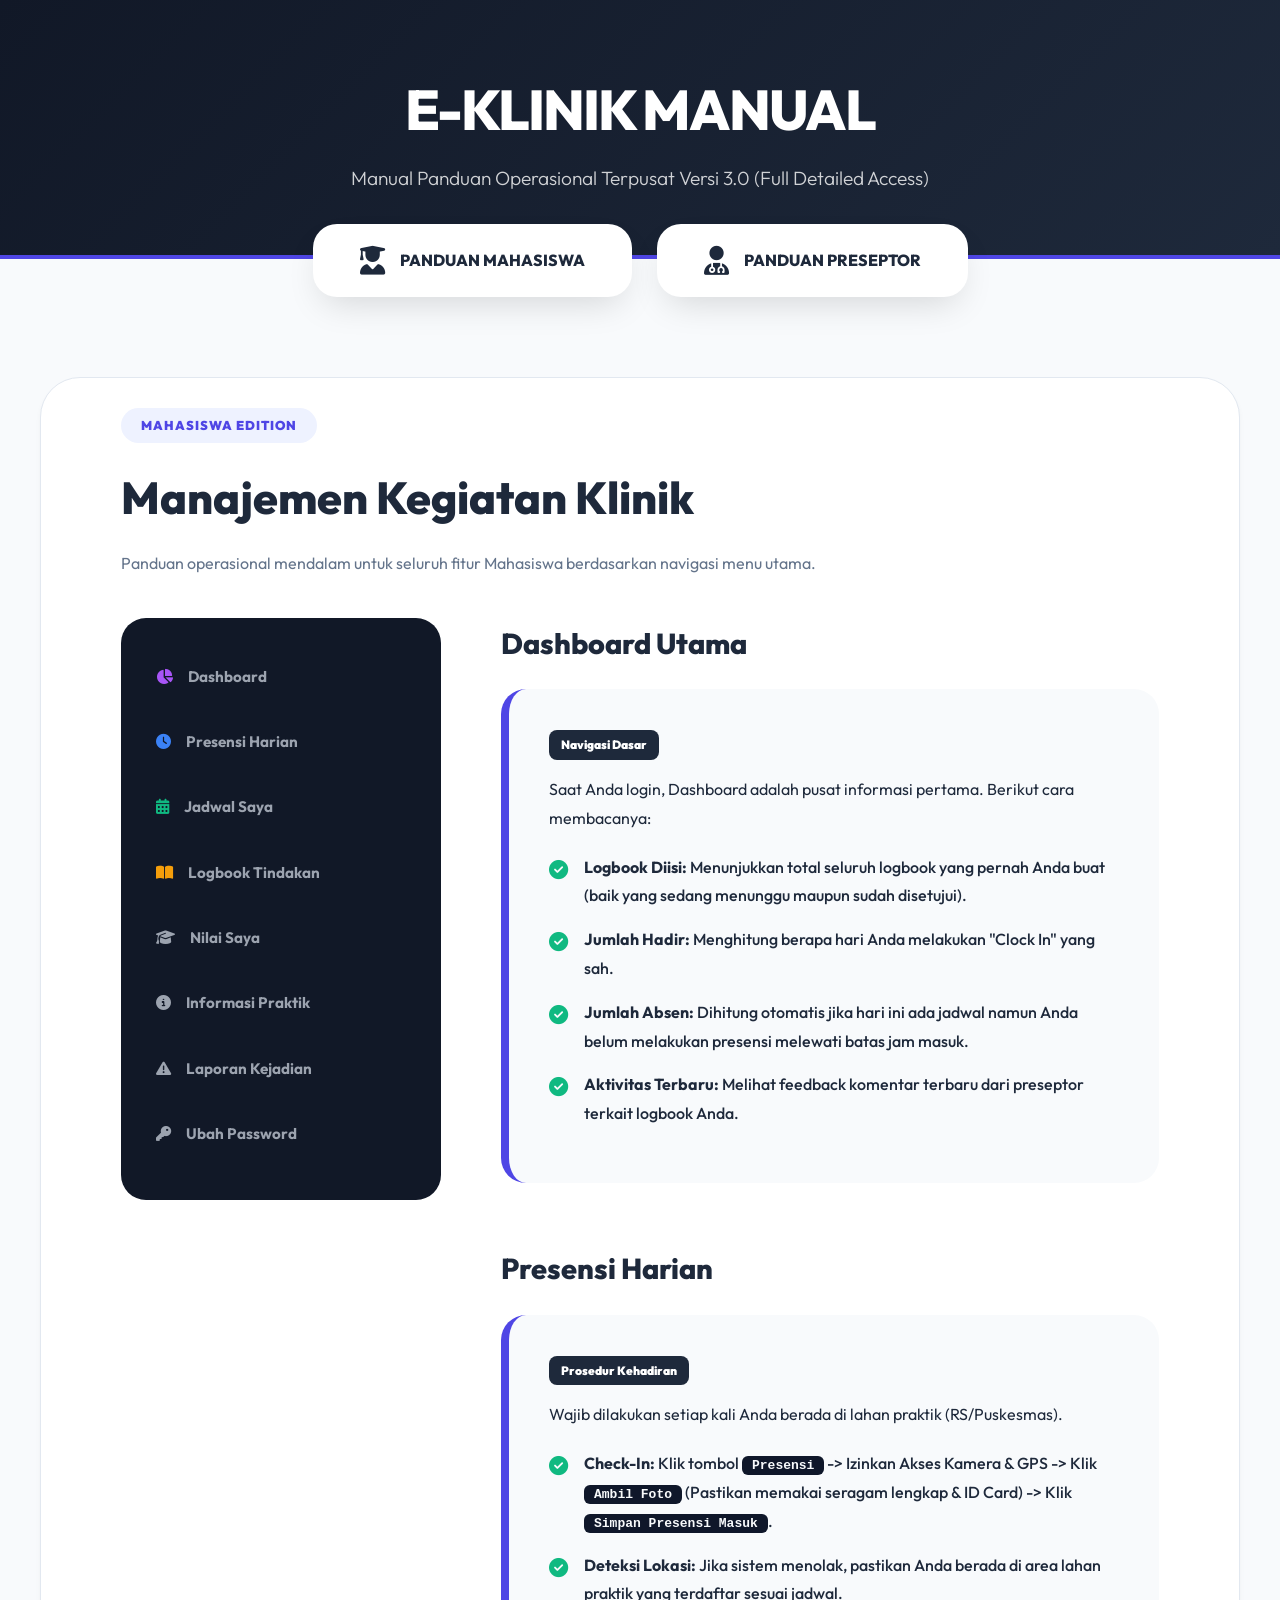
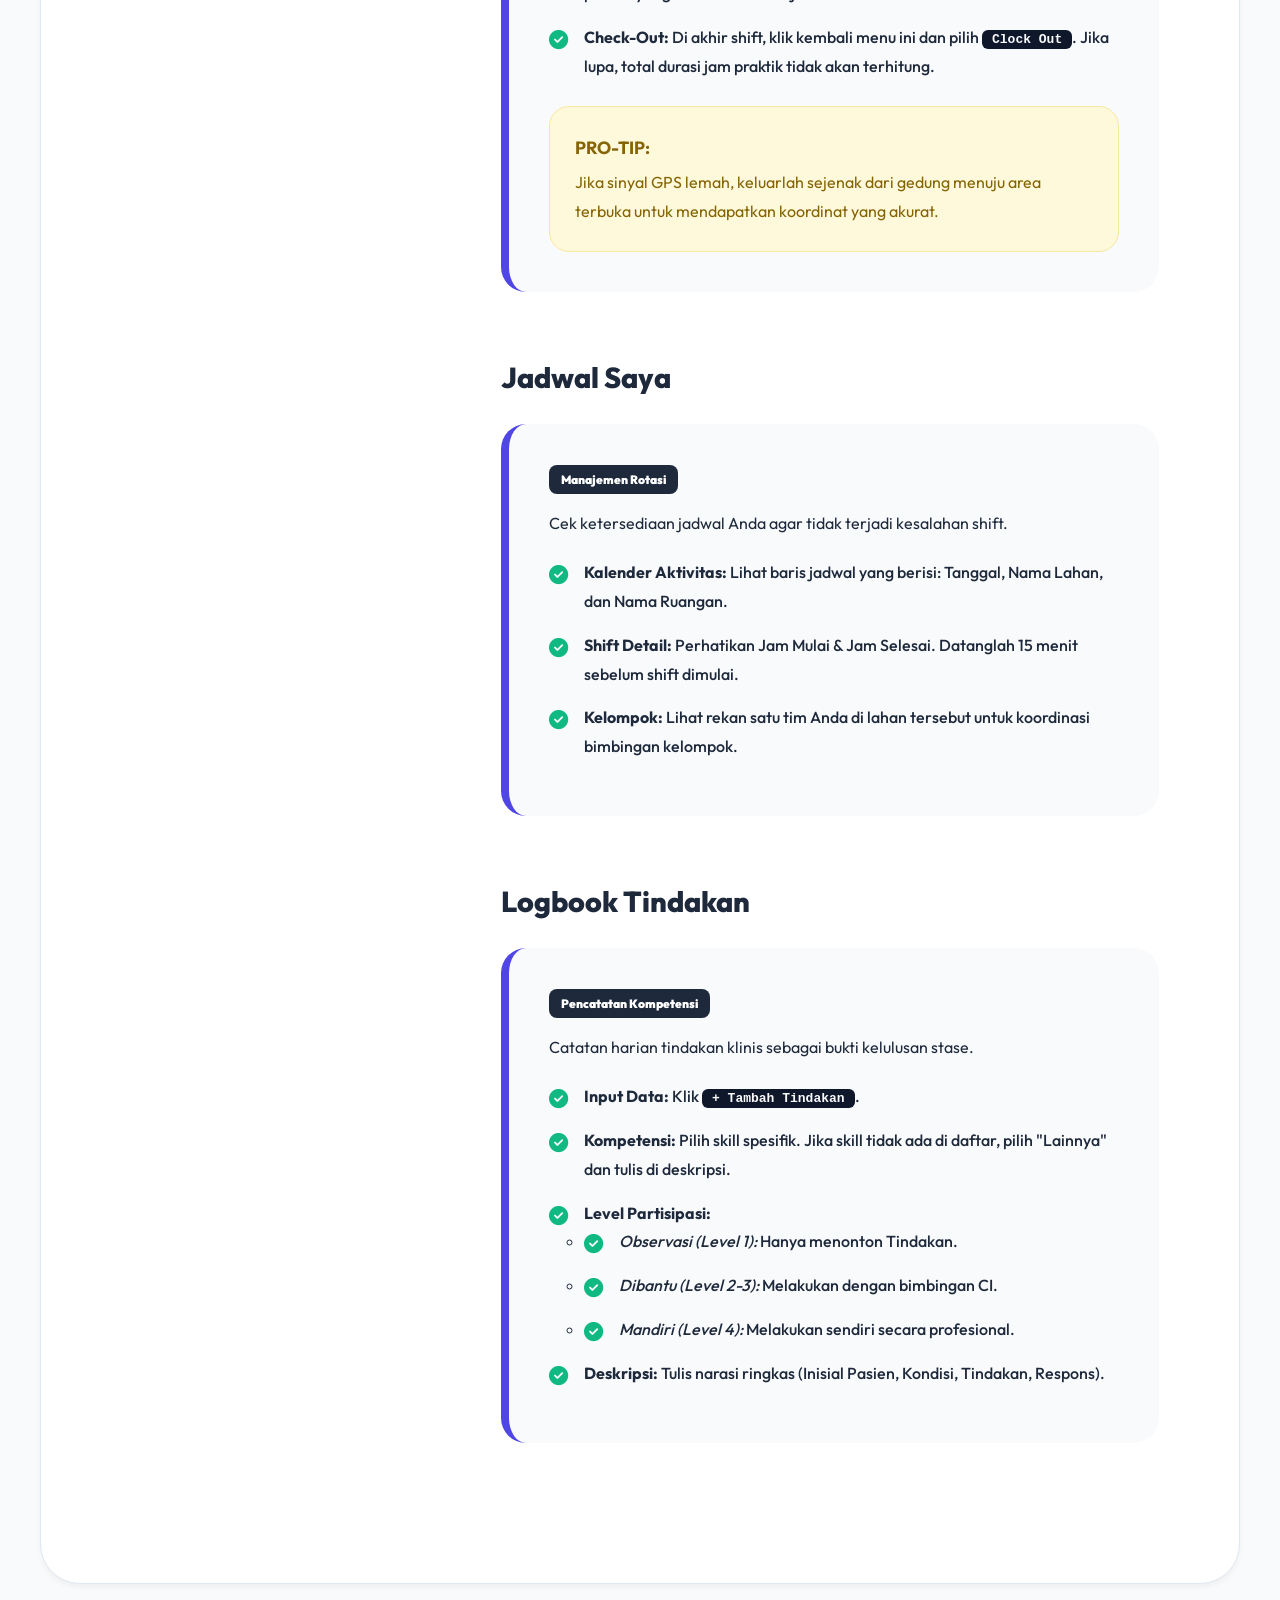
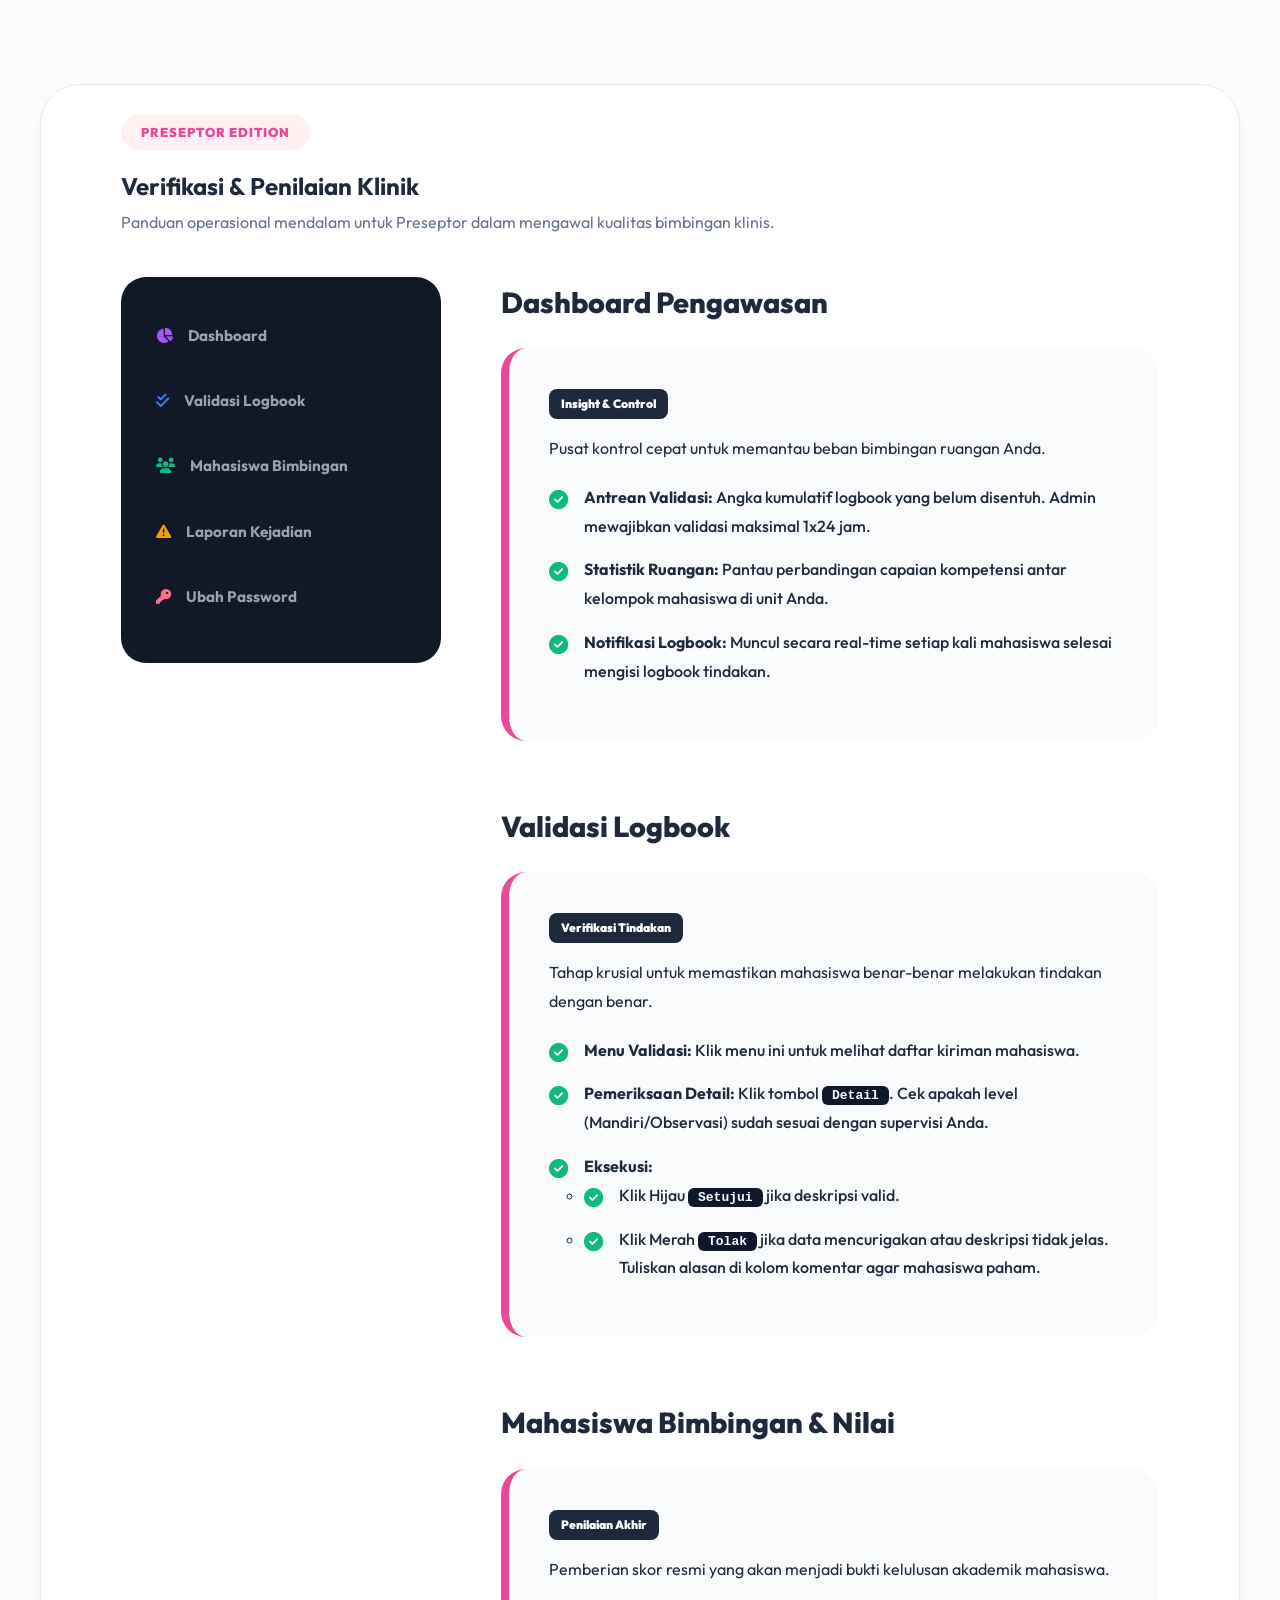
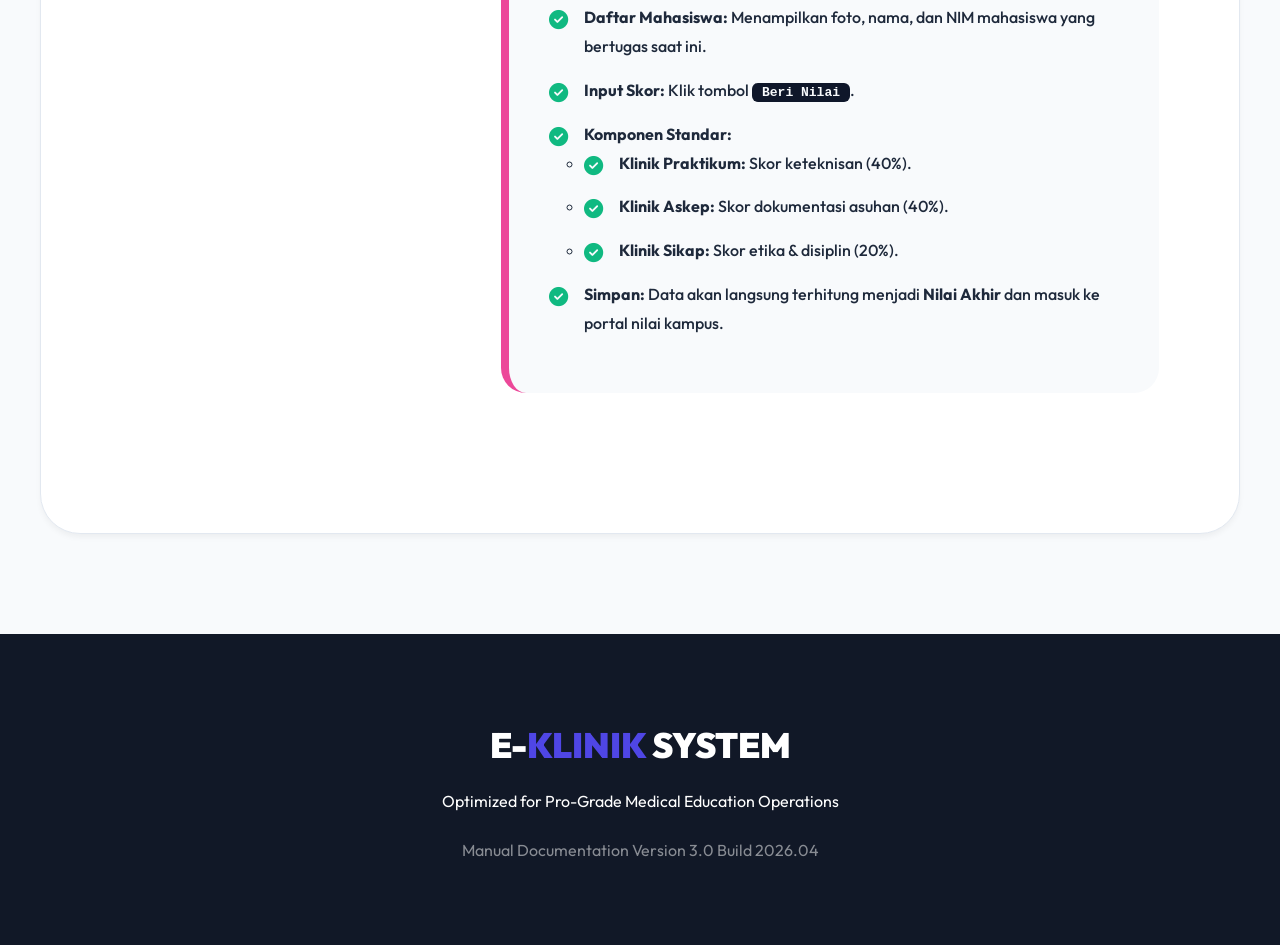
<file: panduan.html>
<!doctype html>
<html lang="id">
  <head>
    <meta charset="UTF-8" />
    <meta name="viewport" content="width=device-width, initial-scale=1.0" />
    <title>E-Klinik Professional Manual - Full Detail V3.0</title>
    <link
      href="https://fonts.googleapis.com/css2?family=Outfit:wght@300;400;600;700;800&display=swap"
      rel="stylesheet"
    />
    <link
      rel="stylesheet"
      href="https://cdnjs.cloudflare.com/ajax/libs/font-awesome/6.4.0/css/all.min.css"
    />
    <style>
      :root {
        --primary: #4f46e5;
        --secondary: #ec4899;
        --accent: #8b5cf6;
        --success: #10b981;
        --warning: #f59e0b;
        --danger: #ef4444;
        --sidebar-bg: #111827;
        --bg: #f8fafc;
        --card-bg: #ffffff;
        --text: #1e293b;
        --text-light: #64748b;
        --border: #e2e8f0;
        --indigo-soft: #eef2ff;
        --rose-soft: #fff1f2;
      }

      * { margin: 0; padding: 0; box-sizing: border-box; }
      body {
        font-family: "Outfit", sans-serif;
        background: var(--bg);
        color: var(--text);
        line-height: 1.8;
        scroll-behavior: smooth;
      }

      .container { max-width: 1400px; margin: 0 auto; padding: 0 40px; }

      /* Top Masthead */
      .masthead {
        background: linear-gradient(135deg, var(--sidebar-bg), #1e293b);
        color: white;
        padding: 60px 0;
        text-align: center;
        border-bottom: 4px solid var(--primary);
      }

      .masthead h1 { font-size: 3.5rem; font-weight: 800; letter-spacing: -2px; }
      .masthead p { font-size: 1.2rem; opacity: 0.8; font-weight: 300; }

      /* Section Jumpers */
      .jumpers {
         display: flex;
         justify-content: center;
         gap: 25px;
         margin-top: -35px;
         margin-bottom: 80px;
      }

      .jumper-btn {
         background: white;
         padding: 20px 45px;
         border-radius: 24px;
         text-decoration: none;
         color: var(--text);
         font-weight: 800;
         display: flex;
         align-items: center;
         gap: 15px;
         box-shadow: 0 15px 35px -10px rgba(0,0,0,0.15);
         transition: all 0.3s ease;
         border: 2px solid transparent;
      }

      .jumper-btn:hover { transform: translateY(-8px); box-shadow: 0 25px 45px -15px rgba(0,0,0,0.2); }
      .jumper-btn.mhs-jumper:hover { border-color: var(--primary); color: var(--primary); }
      .jumper-btn.pre-jumper:hover { border-color: var(--secondary); color: var(--secondary); }
      .jumper-btn i { font-size: 1.8rem; }

      /* Layout */
      .role-section {
         background: white;
         border-radius: 40px;
         padding: 80px;
         margin-bottom: 100px;
         box-shadow: 0 4px 6px -1px rgba(0,0,0,0.05);
         border: 1px solid var(--border);
         position: relative;
      }

      .role-indicator {
         position: absolute;
         top: 30px; left: 80px;
         text-transform: uppercase;
         font-weight: 900;
         padding: 6px 20px;
         border-radius: 50px;
         letter-spacing: 1px;
         font-size: 0.8rem;
      }

      .mhs-indicator { background: var(--indigo-soft); color: var(--primary); }
      .pre-indicator { background: var(--rose-soft); color: var(--secondary); }

      /* Detailed Menu Box */
      .menu-explorer {
         display: grid;
         grid-template-columns: 320px 1fr;
         gap: 60px;
         margin-top: 40px;
      }

      .menu-nav-mock {
         background: var(--sidebar-bg);
         border-radius: 25px;
         padding: 30px 15px;
         height: fit-content;
         position: sticky;
         top: 30px;
      }

      .nav-item-mock {
         display: flex;
         align-items: center;
         gap: 15px;
         padding: 15px 20px;
         color: #9ca3af;
         border-radius: 12px;
         margin-bottom: 8px;
         font-weight: 700;
         font-size: 0.95rem;
      }

      .mhs-explorer .nav-item-mock i.fa-chart-pie { color: #a855f7; }
      .mhs-explorer .nav-item-mock i.fa-clock { color: #3b82f6; }
      .mhs-explorer .nav-item-mock i.fa-calendar-alt { color: #10b981; }
      .mhs-explorer .nav-item-mock i.fa-book-open { color: #f59e0b; }
      .mhs-indicator + h2 { font-size: 2.8rem; font-weight: 800; margin-bottom: 10px; }

      /* Manual Cards */
      .manual-card { margin-bottom: 60px; scroll-margin-top: 50px; }
      .manual-card h3 { 
         font-size: 1.8rem; 
         font-weight: 800; 
         margin-bottom: 20px; 
         display: flex; 
         align-items: center; 
         gap: 15px;
      }

      .instruction-step {
         background: #f8fafc;
         border-radius: 25px;
         padding: 40px;
         margin-bottom: 25px;
         border-left: 8px solid var(--primary);
         position: relative;
      }

      .pre-theme .instruction-step { border-left-color: var(--secondary); }

      .step-badge {
         background: var(--text);
         color: white;
         padding: 4px 12px;
         border-radius: 8px;
         font-size: 0.75rem;
         font-weight: 900;
         margin-bottom: 15px;
         display: inline-block;
      }

      .step-detail-list { list-style: none; margin-top: 20px; }
      .step-detail-list li {
         position: relative;
         padding-left: 35px;
         margin-bottom: 15px;
         font-weight: 500;
      }

      .step-detail-list li::before {
         content: "\f058";
         font-family: "Font Awesome 6 Free";
         font-weight: 900;
         position: absolute;
         left: 0; color: var(--success);
         font-size: 1.2rem;
      }

      .pro-tip {
         background: #fff9db;
         border: 1px solid #f9e79f;
         padding: 25px;
         border-radius: 20px;
         margin-top: 25px;
         color: #856404;
      }

      .pro-tip b { display: block; font-size: 1.1rem; margin-bottom: 5px; }

      .ui-ref {
         background: #0f172a;
         color: #f8fafc;
         padding: 2px 10px;
         border-radius: 6px;
         font-weight: 700;
         font-family: monospace;
      }

      footer {
         background: var(--sidebar-bg);
         color: white;
         padding: 80px 0;
         text-align: center;
      }

      .footer-logo { font-size: 2.2rem; font-weight: 900; margin-bottom: 10px; }
      .footer-logo span { color: var(--primary); }

      @media (max-width: 1100px) {
         .menu-explorer { grid-template-columns: 1fr; }
         .menu-nav-mock { position: static; margin-bottom: 40px; }
         .role-section { padding: 40px 20px; }
      }
    </style>
  </head>
  <body>
    
    <div class="masthead">
       <div class="container">
          <h1>E-KLINIK MANUAL</h1>
          <p>Manual Panduan Operasional Terpusat Versi 3.0 (Full Detailed Access)</p>
       </div>
    </div>

    <div class="jumpers">
       <a href="#mahasiswa-guide" class="jumper-btn mhs-jumper">
          <i class="fas fa-user-graduate"></i> PANDUAN MAHASISWA
       </a>
       <a href="#preseptor-guide" class="jumper-btn pre-jumper">
          <i class="fas fa-user-md"></i> PANDUAN PRESEPTOR
       </a>
    </div>

    <main class="container">

      <!-- SECTION MAHASISWA -->
      <section id="mahasiswa-guide" class="role-section mhs-theme">
         <div class="role-indicator mhs-indicator">MAHASISWA EDITION</div>
         <h2>Manajemen Kegiatan Klinik</h2>
         <p style="color: var(--text-light); margin-bottom: 40px;">Panduan operasional mendalam untuk seluruh fitur Mahasiswa berdasarkan navigasi menu utama.</p>

         <div class="menu-explorer mhs-explorer">
            <aside class="menu-nav-mock">
               <div class="nav-item-mock"><i class="fas fa-chart-pie"></i> Dashboard</div>
               <div class="nav-item-mock"><i class="fas fa-clock"></i> Presensi Harian</div>
               <div class="nav-item-mock"><i class="fas fa-calendar-alt"></i> Jadwal Saya</div>
               <div class="nav-item-mock"><i class="fas fa-book-open"></i> Logbook Tindakan</div>
               <div class="nav-item-mock"><i class="fas fa-graduation-cap"></i> Nilai Saya</div>
               <div class="nav-item-mock"><i class="fas fa-info-circle"></i> Informasi Praktik</div>
               <div class="nav-item-mock"><i class="fas fa-exclamation-triangle"></i> Laporan Kejadian</div>
               <div class="nav-item-mock"><i class="fas fa-key"></i> Ubah Password</div>
            </aside>

            <div class="manual-content">
               
               <!-- Dashboard -->
               <div class="manual-card" id="mhs-dashboard">
                  <h3>Dashboard Utama</h3>
                  <div class="instruction-step">
                     <span class="step-badge">Navigasi Dasar</span>
                     <p>Saat Anda login, Dashboard adalah pusat informasi pertama. Berikut cara membacanya:</p>
                     <ul class="step-detail-list">
                        <li><b>Logbook Diisi:</b> Menunjukkan total seluruh logbook yang pernah Anda buat (baik yang sedang menunggu maupun sudah disetujui).</li>
                        <li><b>Jumlah Hadir:</b> Menghitung berapa hari Anda melakukan "Clock In" yang sah.</li>
                        <li><b>Jumlah Absen:</b> Dihitung otomatis jika hari ini ada jadwal namun Anda belum melakukan presensi melewati batas jam masuk.</li>
                        <li><b>Aktivitas Terbaru:</b> Melihat feedback komentar terbaru dari preseptor terkait logbook Anda.</li>
                     </ul>
                  </div>
               </div>

               <!-- Presensi -->
               <div class="manual-card" id="mhs-presensi">
                  <h3>Presensi Harian</h3>
                  <div class="instruction-step">
                     <span class="step-badge">Prosedur Kehadiran</span>
                     <p>Wajib dilakukan setiap kali Anda berada di lahan praktik (RS/Puskesmas).</p>
                     <ul class="step-detail-list">
                        <li><b>Check-In:</b> Klik tombol <span class="ui-ref">Presensi</span> -> Izinkan Akses Kamera & GPS -> Klik <span class="ui-ref">Ambil Foto</span> (Pastikan memakai seragam lengkap & ID Card) -> Klik <span class="ui-ref">Simpan Presensi Masuk</span>.</li>
                        <li><b>Deteksi Lokasi:</b> Jika sistem menolak, pastikan Anda berada di area lahan praktik yang terdaftar sesuai jadwal.</li>
                        <li><b>Check-Out:</b> Di akhir shift, klik kembali menu ini dan pilih <span class="ui-ref">Clock Out</span>. Jika lupa, total durasi jam praktik tidak akan terhitung.</li>
                     </ul>
                     <div class="pro-tip">
                        <b>PRO-TIP:</b> Jika sinyal GPS lemah, keluarlah sejenak dari gedung menuju area terbuka untuk mendapatkan koordinat yang akurat.
                     </div>
                  </div>
               </div>

               <!-- Jadwal -->
               <div class="manual-card" id="mhs-jadwal">
                  <h3>Jadwal Saya</h3>
                  <div class="instruction-step">
                     <span class="step-badge">Manajemen Rotasi</span>
                     <p>Cek ketersediaan jadwal Anda agar tidak terjadi kesalahan shift.</p>
                     <ul class="step-detail-list">
                        <li><b>Kalender Aktivitas:</b> Lihat baris jadwal yang berisi: Tanggal, Nama Lahan, dan Nama Ruangan.</li>
                        <li><b>Shift Detail:</b> Perhatikan Jam Mulai & Jam Selesai. Datanglah 15 menit sebelum shift dimulai.</li>
                        <li><b>Kelompok:</b> Lihat rekan satu tim Anda di lahan tersebut untuk koordinasi bimbingan kelompok.</li>
                     </ul>
                  </div>
               </div>

               <!-- Logbook -->
               <div class="manual-card" id="mhs-logbook">
                  <h3>Logbook Tindakan</h3>
                  <div class="instruction-step">
                     <span class="step-badge">Pencatatan Kompetensi</span>
                     <p>Catatan harian tindakan klinis sebagai bukti kelulusan stase.</p>
                     <ul class="step-detail-list">
                        <li><b>Input Data:</b> Klik <span class="ui-ref">+ Tambah Tindakan</span>.</li>
                        <li><b>Kompetensi:</b> Pilih skill spesifik. Jika skill tidak ada di daftar, pilih "Lainnya" dan tulis di deskripsi.</li>
                        <li><b>Level Partisipasi:</b>
                           <ul>
                              <li><i>Observasi (Level 1):</i> Hanya menonton Tindakan.</li>
                              <li><i>Dibantu (Level 2-3):</i> Melakukan dengan bimbingan CI.</li>
                              <li><i>Mandiri (Level 4):</i> Melakukan sendiri secara profesional.</li>
                           </ul>
                        </li>
                        <li><b>Deskripsi:</b> Tulis narasi ringkas (Inisial Pasien, Kondisi, Tindakan, Respons).</li>
                     </ul>
                  </div>
               </div>

            </div>
         </div>
      </section>

      <!-- SECTION PRESEPTOR -->
      <section id="preseptor-guide" class="role-section pre-theme">
         <div class="role-indicator pre-indicator">PRESEPTOR EDITION</div>
         <h2>Verifikasi & Penilaian Klinik</h2>
         <p style="color: var(--text-light); margin-bottom: 40px;">Panduan operasional mendalam untuk Preseptor dalam mengawal kualitas bimbingan klinis.</p>

         <div class="menu-explorer pre-explorer">
            <aside class="menu-nav-mock">
               <div class="nav-item-mock"><i class="fas fa-chart-pie" style="color: #a855f7;"></i> Dashboard</div>
               <div class="nav-item-mock"><i class="fas fa-check-double" style="color: #3b82f6;"></i> Validasi Logbook</div>
               <div class="nav-item-mock"><i class="fas fa-users" style="color: #10b981;"></i> Mahasiswa Bimbingan</div>
               <div class="nav-item-mock"><i class="fas fa-exclamation-triangle" style="color: #f59e0b;"></i> Laporan Kejadian</div>
               <div class="nav-item-mock"><i class="fas fa-key" style="color: #fb7185;"></i> Ubah Password</div>
            </aside>

            <div class="manual-content">

               <!-- Dashboard -->
               <div class="manual-card">
                  <h3>Dashboard Pengawasan</h3>
                  <div class="instruction-step">
                     <span class="step-badge">Insight & Control</span>
                     <p>Pusat kontrol cepat untuk memantau beban bimbingan ruangan Anda.</p>
                     <ul class="step-detail-list">
                        <li><b>Antrean Validasi:</b> Angka kumulatif logbook yang belum disentuh. Admin mewajibkan validasi maksimal 1x24 jam.</li>
                        <li><b>Statistik Ruangan:</b> Pantau perbandingan capaian kompetensi antar kelompok mahasiswa di unit Anda.</li>
                        <li><b>Notifikasi Logbook:</b> Muncul secara real-time setiap kali mahasiswa selesai mengisi logbook tindakan.</li>
                     </ul>
                  </div>
               </div>

               <!-- Validasi -->
               <div class="manual-card">
                  <h3>Validasi Logbook</h3>
                  <div class="instruction-step">
                     <span class="step-badge">Verifikasi Tindakan</span>
                     <p>Tahap krusial untuk memastikan mahasiswa benar-benar melakukan tindakan dengan benar.</p>
                     <ul class="step-detail-list">
                        <li><b>Menu Validasi:</b> Klik menu ini untuk melihat daftar kiriman mahasiswa.</li>
                        <li><b>Pemeriksaan Detail:</b> Klik tombol <span class="ui-ref">Detail</span>. Cek apakah level (Mandiri/Observasi) sudah sesuai dengan supervisi Anda.</li>
                        <li><b>Eksekusi:</b> 
                           <ul>
                              <li>Klik Hijau <span class="ui-ref">Setujui</span> jika deskripsi valid.</li>
                              <li>Klik Merah <span class="ui-ref">Tolak</span> jika data mencurigakan atau deskripsi tidak jelas. Tuliskan alasan di kolom komentar agar mahasiswa paham.</li>
                           </ul>
                        </li>
                     </ul>
                  </div>
               </div>

               <!-- Mahasiswa Bimbingan -->
               <div class="manual-card">
                  <h3>Mahasiswa Bimbingan & Nilai</h3>
                  <div class="instruction-step">
                     <span class="step-badge">Penilaian Akhir</span>
                     <p>Pemberian skor resmi yang akan menjadi bukti kelulusan akademik mahasiswa.</p>
                     <ul class="step-detail-list">
                        <li><b>Daftar Mahasiswa:</b> Menampilkan foto, nama, dan NIM mahasiswa yang bertugas saat ini.</li>
                        <li><b>Input Skor:</b> Klik tombol <span class="ui-ref">Beri Nilai</span>.</li>
                        <li><b>Komponen Standar:</b>
                           <ul>
                              <li><b>Klinik Praktikum:</b> Skor keteknisan (40%).</li>
                              <li><b>Klinik Askep:</b> Skor dokumentasi asuhan (40%).</li>
                              <li><b>Klinik Sikap:</b> Skor etika & disiplin (20%).</li>
                           </ul>
                        </li>
                        <li><b>Simpan:</b> Data akan langsung terhitung menjadi <b>Nilai Akhir</b> dan masuk ke portal nilai kampus.</li>
                     </ul>
                  </div>
               </div>

            </div>
         </div>
      </section>

    </main>

    <footer>
       <div class="footer-logo">E-<span>KLINIK</span> SYSTEM</div>
       <p>Optimized for Pro-Grade Medical Education Operations</p>
       <p style="margin-top: 20px; opacity: 0.5;">Manual Documentation Version 3.0 Build 2026.04</p>
    </footer>

  </body>
</html>
</file>
